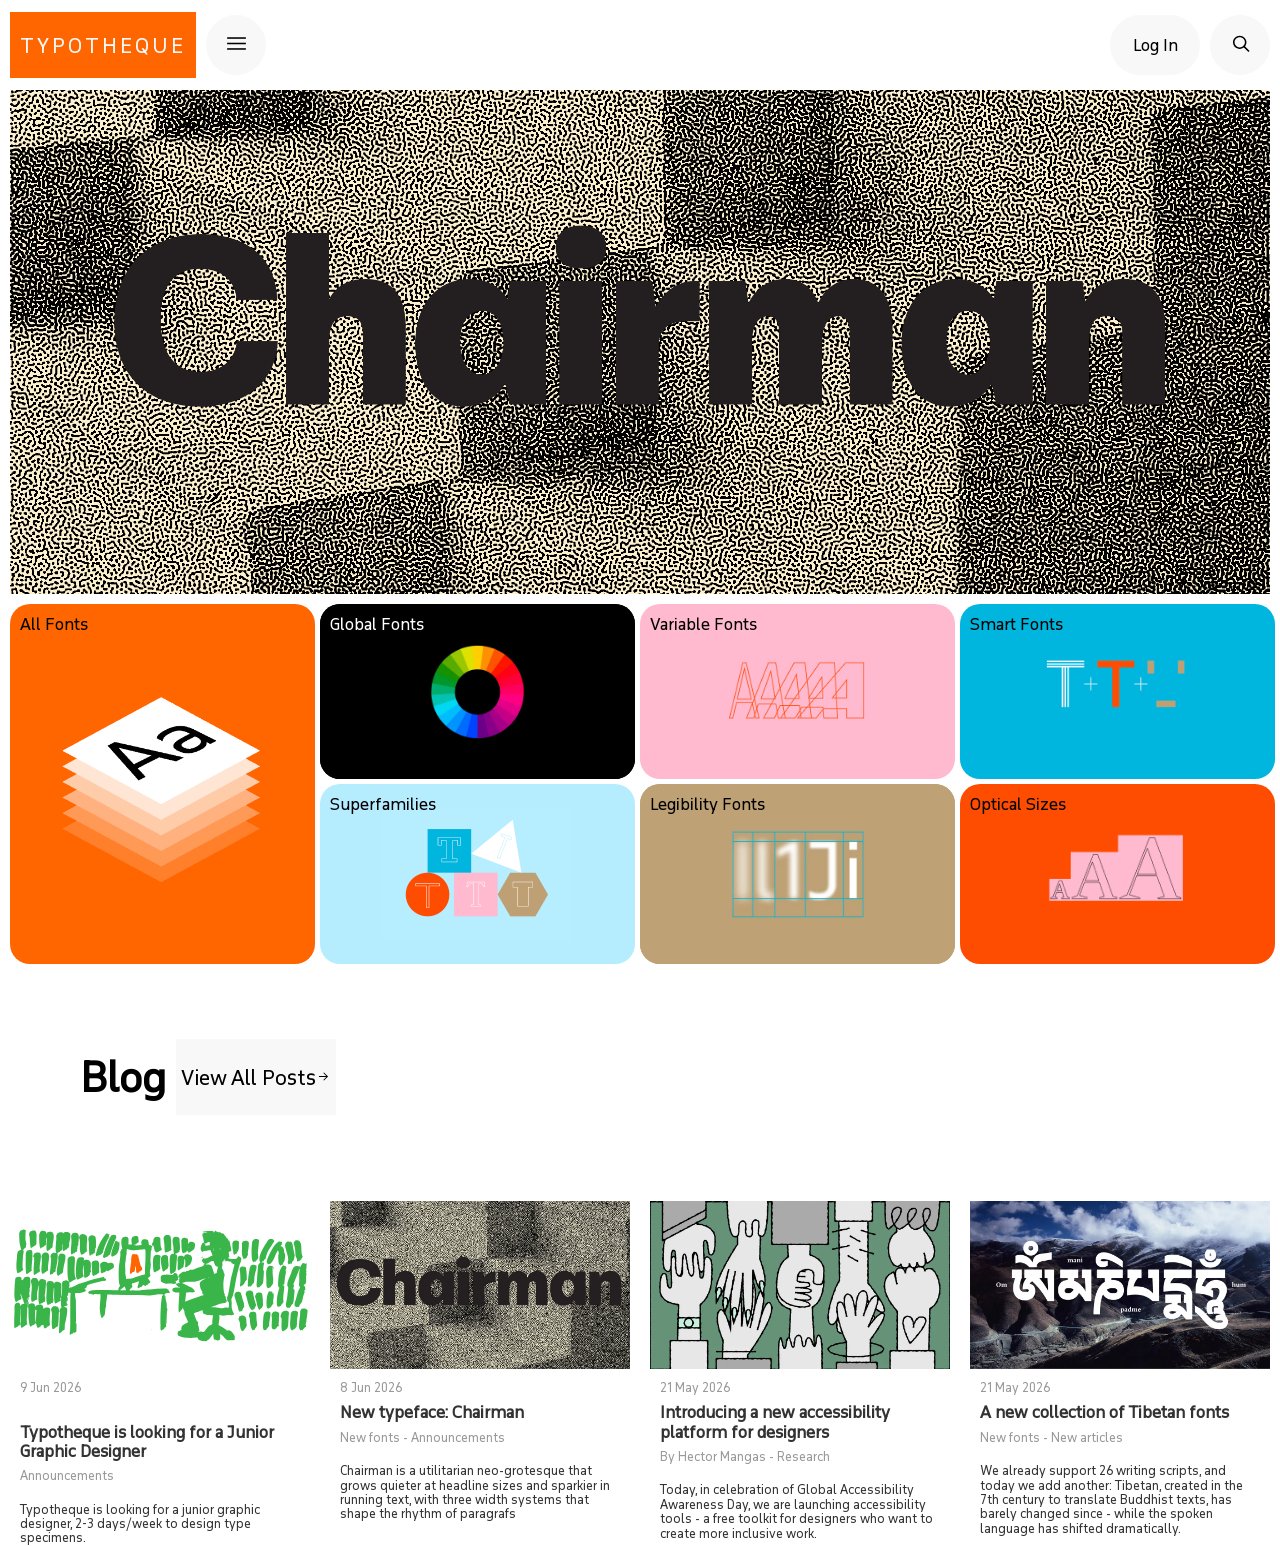
<file: index.html>
<!DOCTYPE html>
<html lang="en">
<head>
    <meta charset="UTF-8">
    <meta name="viewport" content="width=device-width, initial-scale=1.0">
    <title>Typotheque</title>
    <link rel="stylesheet" href="style.css">
</head>
<body>
      

<header id="header">
   
    <div id="logo">
    <p> TYPOTHEQUE </p>
    </div>

    <button id="menu-button">
        <span padding="25%" justify-content="center" align-items="center">
            <svg width="25" height="25" viewBox="0 0 15 16">
                <path d="M1.5 5H13.5V4H1.5V5Z"></path>
                <path d="M13.5 8.5H1.5V7.5H13.5V8.5Z"></path>
                <path d="M13.5 12H1.5V11H13.5V12Z"></path>
            </svg>
        </span>
    </button>

    <div id="login-button">
        <span padding="25%" justify-content="center" align-items="center">
        <p>Log In</p>
            
        </span>
    </div>

    <button id="search-button">
        <span padding="25%" justify-content="center" align-items="center">
            <svg width="25" height="25" viewBox="0 0 15 16"><path d="M10.0415 9.49867L9.32238 10.2058L12.5877 13.4286L13.3068 12.7215L10.0415 9.49867Z"></path><path d="M6.99977 4C8.83028 4 10.3049 5.45 10.3049 7.25C10.3049 9.05 8.83028 10.5 6.99977 10.5C5.16926 10.5 3.69468 9.05 3.69468 7.25C3.69468 5.45 5.16926 4 6.99977 4ZM6.99977 3C4.60994 3 2.67773 4.9 2.67773 7.25C2.67773 9.6 4.60994 11.5 6.99977 11.5C9.3896 11.5 11.3218 9.6 11.3218 7.25C11.3218 4.9 9.3896 3 6.99977 3Z"></path></svg>
        </span>
    </button>

</header>

<div id="main">
    <img src="images pro site/img1.png" alt="Chairman">
</div>


<div id="gallery">
  
<div id="menu1">
    <img src="images pro site/img8.png" alt="All Fonts">
    <p>All Fonts</p>
</div>

<div id="menu2">
      <img src="images pro site/img2.webp" alt="Global Fonts">
    <p>Global Fonts</p><br>
</div>

<div id="menu3">
    <img src="images pro site/img9.png" alt="Variable Fonts">
    <p>Variable Fonts</p>
</div>

<div id="menu4">
    <img src="images pro site/img10.png" alt="Smart Fonts">
    <p>Smart Fonts</p>
</div>

<div id="menu5">
    <img src="images pro site/img11.png" alt="Superfamilies">
    <p>Superfamilies</p>
</div>

<div id="menu6">
    <img src="images pro site/img3.webp" alt="Legibility Fonts">
    <p>Legibility Fonts</p><br>
</div>

<div id="menu7">
    <img src="images pro site/img12.png" alt="Optical Sizes">
    <p>Optical Sizes</p>
</div>

</div>

<div id="menu8">
    <div id="menu8a">
        <p>Blog</p>
    </div>
    <div id="menu8b">
        <p>View All Posts</p>
        <svg width="15" height="15" viewBox="0 0 15 16"><path fill-rule="evenodd" clip-rule="evenodd" d="M10.4394 7.50004L7.29293 4.35359L8.00004 3.64648L12.3536 8.00004L8.00004 12.3536L7.29293 11.6465L10.4394 8.50004H2.64648V7.50004H10.4394Z"></path></svg>
    </div>
</div>

<div id="articles">



    <div id="art1">
        <div id="art1-img">
            <img src="images pro site/img4.svg" alt="Graphic Designer">
        </div>
            <p1>9 Jun 2026</p1><br>
            <h2>Typotheque is looking for a Junior Graphic Designer</h2>
            <p3>Announcements</p3><br>
            <p4>Typotheque is looking for a junior graphic designer, 2-3 days/week to design type specimens.</p4>
        </div>
    </div>

    <div id="art2">
        <div id="art2-img">
            <img src="images pro site/img5.webp" alt="chairman">
        </div>
            <p1>8 Jun 2026</p1>
            <h2>New typeface: Chairman</h2>
            <p3>New fonts - Announcements</p3><br>
            <p4>Chairman is a utilitarian neo-grotesque that grows quieter at headline sizes and sparkier in running text, with three width systems that shape the rhythm of paragrafs</p4>
        </div>      
    </div>

    <div id="art3">
        <div id="art3-img">
            <img src="images pro site/img6.webp" alt="Accessibility Platform">
        </div>
            <p1>21 May 2026</p1>
            <h2>Introducing a new accessibility platform for designers</h2>
            <p3>By Hector Mangas - Research</p3><br>
            <p4>Today, in celebration of Global Accessibility Awareness Day, we are launching accessibility tools - a free toolkit for designers who want to create more inclusive work.</p4>
        </div>
    </div>

    <div id="art4">
        <div id="art4-img">
            <img src="images pro site/img7.webp" alt="Tibetan fonts">
        </div>
            <p1>21 May 2026</p1>
            <h2>A new collection of Tibetan fonts</h2>
            <p3>New fonts - New articles</p3><br>
            <p4>We already support 26 writing scripts, and today we add another: Tibetan, created in the 7th century to translate Buddhist texts, has barely changed since - while the spoken language has shifted dramatically.</p4>
    </div>
</div>

</body>
</html>
</file>
<file: style.css>
/* CSS reset, dit niet aanpassen! */

html {
  box-sizing: border-box;
}
*, *:before, *:after {
  box-sizing: inherit;
}
body {
  margin: 0;
  padding: 0;
  min-height: 100vh;
}
img {
  max-width: 100%;
  height: auto;
}

/* Hieronder mag je eigen CSS code */

@font-face {
  font-family: 'November';
  src: url('./NovemberFont.woff2') format('woff2');
  font-weight: normal;
  font-style: normal;
}

body {
  margin: 0;
  background-color: #ffff;
  font-family: 'November', Arial, sans-serif;
  display: grid;
  width: 100%;
  grid-template-columns: 25% 25% 25% 25%;
  grid-template-rows: 10vh auto 20vh 20vh 25vh auto;
}

img {
  max-width: 100%;
  width: auto;
  object-fit: contain;
  align-self: center;
}

#header {
  position: sticky;
  display: flex;
  align-items: center;
  flex-direction: row;
  justify-content: flex-start;
  top: 0;
  gap: 10px;
  background-color: #fffc;
  backdrop-filter: blur(25px);
  padding: 10px;
  grid-column: 1 / 5;
  grid-row: 1 / 2;
  z-index: 10;
}

#logo {
  background-color: #ff6600;
  color: #f8f8f8;
  padding: 0px 10px 0px 10px;
  font-size: 20px;
  letter-spacing: 3px;
}

#menu-button {
  background-color: #f8f8f8;
  color: white;
  border: none;
  border-radius: 30px;
  height: 60px;
  width: 60px;
  padding: 0;
  display: flex;
  justify-content: center; 
  align-items: center;
  cursor: pointer;
  margin-right: auto;
}

#login-button {
  background-color: #f8f8f8;
  color: rgb(0, 0, 0);
  border: none;
  border-radius: 30px;
  height: 60px;
  width: 90px;
  padding: 0;
  display: flex;
  justify-content: center; 
  align-items: center;
  cursor: pointer;
}

#search-button {
  background-color: #f8f8f8;
  color: white;
  border: none;
  border-radius: 30px;
  height: 60px;
  width: 60px;
  padding: 0;
  display: flex;
  justify-content: center; 
  align-items: center;
  cursor: pointer;
}

#main {
  grid-column: 1 / 5;
  grid-row: 2 / 3;
  display: flex;
    flex-direction: column;
    align-items: center;
    justify-content: top;
    max-width: 100%;
    min-height: 100%;
    margin: 0 10px 10px 10px;
    overflow: hidden;
}

#gallery {
 display: contents;
 column-gap: 10px;
 row-gap: 10px;
}

#menu1 {
  grid-column: 1 / 2;
  grid-row: 3 / 5;
  background-color: #ff6600;
  border-radius: 20px;
    display: flex;
    justify-content: center;
    position: relative;
    min-width: 0;
    overflow: hidden;
    margin-right: 5px;
    margin-left: 10px;

      img {
        position: absolute;
        size: 20vh;
        object-fit: cover;
      }
      p {
        position: absolute;
        top: 0;
        left: 0;
        margin: 0;
        padding: 10px;
        font-size: 16px;
        color: black;
      }

}


#menu2 {
  background-image: url("images pro site/img2.webp");
  grid-column: 2 / 3;
  grid-row: 3 / 4;
  border-radius: 20px;
    display: flex;
    justify-content: center;
    overflow: hidden;
    position: relative;
    margin-right: 5px;
    margin-bottom: 5px;
    
      img {
        position: absolute;
        width: 100%;
        object-fit: cover;
      }

      p {
        position: absolute;
        top: 0;
        left: 0;
        margin: 0;
        padding: 10px;
        font-size: 16px;
        color: white;
      }
}

#menu3 {
  background-color: #ffbacf;
  grid-column: 3 / 4;
  grid-row: 3 / 4;
  border-radius: 20px;  
    display: flex;
    justify-content: center;
    overflow: hidden;
    position: relative;
    margin-right: 5px;
    margin-bottom: 5px;

    img {
        position: absolute;
        object-fit: cover;
        width: 60%;
      }

      p {
        position: absolute;
        top: 0;
        left: 0;
        margin: 0;
        padding: 10px;
        font-size: 16px;
        color: black;
      }

}

#menu4 {
  background-color: #00b6de;
  grid-column: 4 / 5;
  grid-row: 3 / 4;
  border-radius: 20px;
    display: flex;
    justify-content: center;
    overflow: hidden;
    position: relative;
    margin-bottom: 5px;
    margin-right: 5px;

      img {
        position: absolute;
        object-fit: cover;
        width: 60%;
      }

      p {
        position: absolute;
        top: 0;
        left: 0;
        margin: 0;
        padding: 10px;
        font-size: 16px;
        color: black;
      }
}

#menu5 {
  background-color: #b5edff;
  grid-column: 2 / 3;
  grid-row: 4 / 5;
  border-radius: 20px;
    display: flex;
    justify-content: center;
    overflow: hidden;
    position: relative;
    margin-right: 5px;
    
      img {
        position: absolute;
        object-fit: cover;
        width: 60%;
      }

      p {
        position: absolute;
        top: 0;
        left: 0;
        margin: 0;
        padding: 10px;
        font-size: 16px;
        color: black;
      }
}

#menu6 {
  background-color: #bea074;
  grid-column: 3 / 4;
  grid-row: 4 / 5;
  border-radius: 20px;
    display: flex;
    flex-direction: column;
    overflow: hidden;
    position: relative;
    margin-right: 5px;
    
    
      img {
        position: absolute;
        width: 100%;
        height: 100%;
        object-fit: cover;
      }

      p {
        position: absolute;
        top: 0;
        left: 0;
        margin: 0;
        padding: 10px;
        font-size: 16px;
        color: black;
      }
}

#menu7 {
  background-color: #ff4d00;
  grid-column: 4 / 5;
  grid-row: 4 / 5;
  border-radius: 20px;
    display: flex;
    justify-content: center;
    overflow: hidden;
    position: relative;
    margin-right: 5px;
      img {
        position: absolute;
        width: 60%;
        object-fit: cover;
      }

      p {
        position: absolute;
        top: 0;
        left: 0;
        margin: 0;
        padding: 10px;
        font-size: 16px;
        color: black;
      }
}

#menu8 {
  grid-column: 1 / 5;
  grid-row: 5 / 6;
    display: flex;
    flex-direction: row;
    gap: 10px;
    align-items: center;
    margin: 0px 10px 0px 80px;
}

#menu8a {
  font-weight: 700;
  font-size: 40px;
    display: flex;
    flex-direction: column;
    align-items: center;
    justify-content: center;
}

#menu8b {
  font-weight: 400;
  font-size: 20px;
  display: flex;
  align-items: center;
  height: auto;
  width: auto;
  padding: 5px;
  background-color: #f8f8f8;
}

#art1, #art2, #art3, #art4 {
  line-height: 1.2;
}

#art1 {
  grid-column: 1 / 2;
  grid-row: 6 / 7;

    display: flex;
    flex-direction: column;
    text-align: left;
    min-width: 0;
    min-height: 0;
    overflow: hidden;
    margin: 0 10px 0px 10px;

    p1 {
      font-size: 12px;
      color: #999;
      padding-left: 10px;
      padding-right: 10px;
    }
    
    h2 {
      font-size: 16px;
      color: #333;
      font-weight: 800;
      margin: 8px 10px;
    }

    p3 {
      font-size: 12px;
      color: #999;
      padding-left: 10px;
      padding-right: 10px;
    }

    p4 {
      font-size: 12px;
      color: #333;
      padding-left: 10px;
      padding-right: 10px;
    }
}

#art1-img {
  display: flex;
  align-items: center;
  width: 100%;
  height: 15vw;
}

#art2 {
  grid-column: 2 / 3;
  grid-row: 6 / 7;

    display: flex;
    flex-direction: column;
    text-align: left;
 
    min-width: 0;
    min-height: 0;
    overflow: hidden;
    margin: 0 10px 0px 10px;

    p1 {
      font-size: 12px;
      color: #999;
      padding-left: 10px;
      padding-right: 10px;
    }
    
   h2 {
      font-size: 16px;
      color: #333;
      font-weight: 800;
      margin: 8px 10px;
    }

    p3 {
      font-size: 12px;
      color: #999;
      padding-left: 10px;
      padding-right: 10px;
    }

    p4 {
      font-size: 12px;
      color: #333;
      padding-left: 10px;
      padding-right: 10px;
    }
}

#art2-img {
  display: flex;
  align-items: center;
  width: 100%;
  height: 15vw;
}

#art3 {
  grid-column: 3 / 4;
  grid-row: 6 / 7;

    display: flex;
    flex-direction: column;
    text-align: left;

    min-width: 0;
    min-height: 0;
    overflow: hidden;
    margin: 0 10px 0px 10px;

    p1 {
      font-size: 12px;
      color: #999;
      padding-left: 10px;
      padding-right: 10px;
    }
    
    h2 {
      font-size: 16px;
      color: #333;
      font-weight: 800;
      margin: 8px 10px;
    }

    p3 {
      font-size: 12px;
      color: #999;
      padding-left: 10px;
      padding-right: 10px;
    }

    p4 {
      font-size: 12px;
      color: #333;
      padding-left: 10px;
      padding-right: 10px;
    }
}

#art3-img {
  display: flex;
  align-items: center;
  width: 100%;
  height: 15vw;
}


#art4 {
  grid-column: 4 / 5;
  grid-row: 6 / 7;

    display: flex;
    flex-direction: column;
    text-align: left;

    min-width: 0;
    min-height: 0;
    overflow: hidden;
    margin: 0 10px 0px 10px;

    p1 {
      font-size: 12px;
      color: #999;
      padding-left: 10px;
      padding-right: 10px;
    }
    
    h2 {
      font-size: 16px;
      color: #333;
      font-weight: 800;
      margin: 8px 10px;
    }

    p3 {
      font-size: 12px;
      color: #999;
      padding-left: 10px;
      padding-right: 10px;
    }

    p4 {
      font-size: 12px;
      color: #333;
      padding-left: 10px;
      padding-right: 10px;
    }
  }

#art4-img {
  display: flex;
  align-items: center;
  width: 100%;
  height: 15vw;
}
</file>
